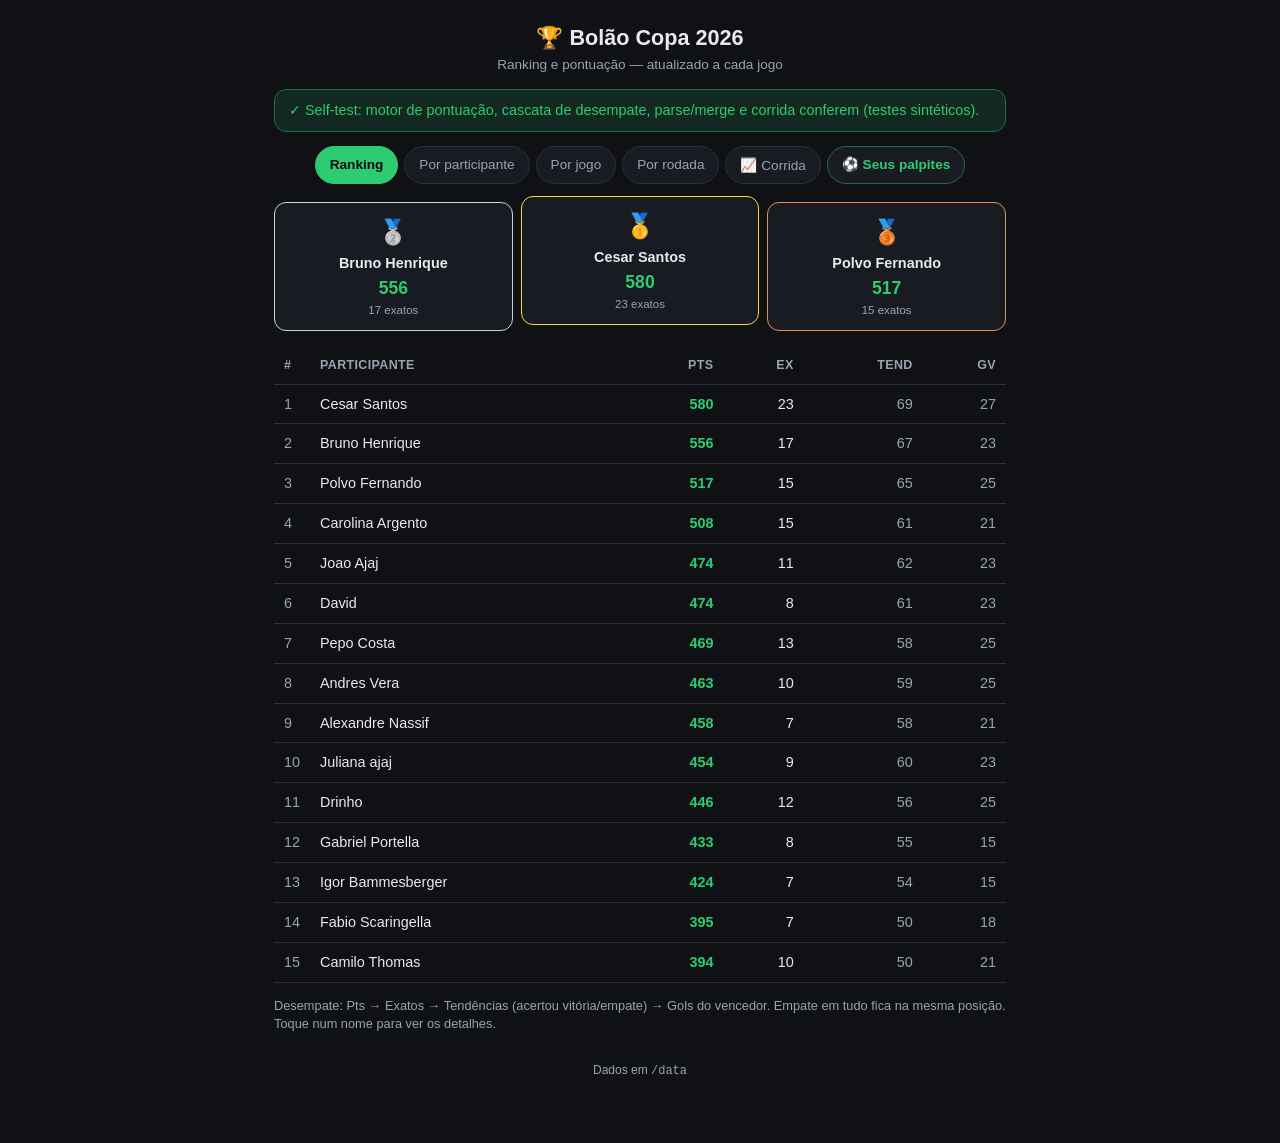
<file: index.html>
<!DOCTYPE html>
<html lang="pt-BR">
<head>
  <meta charset="UTF-8" />
  <meta name="viewport" content="width=device-width, initial-scale=1" />
  <title>Bolão Copa 2026 — Ranking</title>
  <link rel="stylesheet" href="style.css" />
</head>
<body>
  <div class="wrap">
    <header class="app-head">
      <h1>🏆 Bolão Copa 2026</h1>
      <div class="sub">Ranking e pontuação — atualizado a cada jogo</div>
    </header>

    <div id="selftest"></div>
    <div id="conflicts"></div>

    <nav class="tabs" id="tabs">
      <button data-view="ranking" class="active">Ranking</button>
      <button data-view="participant">Por participante</button>
      <button data-view="game">Por jogo</button>
      <button data-view="round">Por rodada</button>
      <button data-view="race">📈 Corrida</button>
      <a class="tab-link" href="palpites.html">⚽ Seus palpites</a>
    </nav>

    <main id="app"><p class="center muted">Carregando…</p></main>

    <footer class="app-foot">
      Dados em <code>/data</code>
    </footer>
  </div>

  <script src="supabase-config.js"></script>
  <script src="engine.js"></script>
  <script src="app.js"></script>
</body>
</html>
</file>
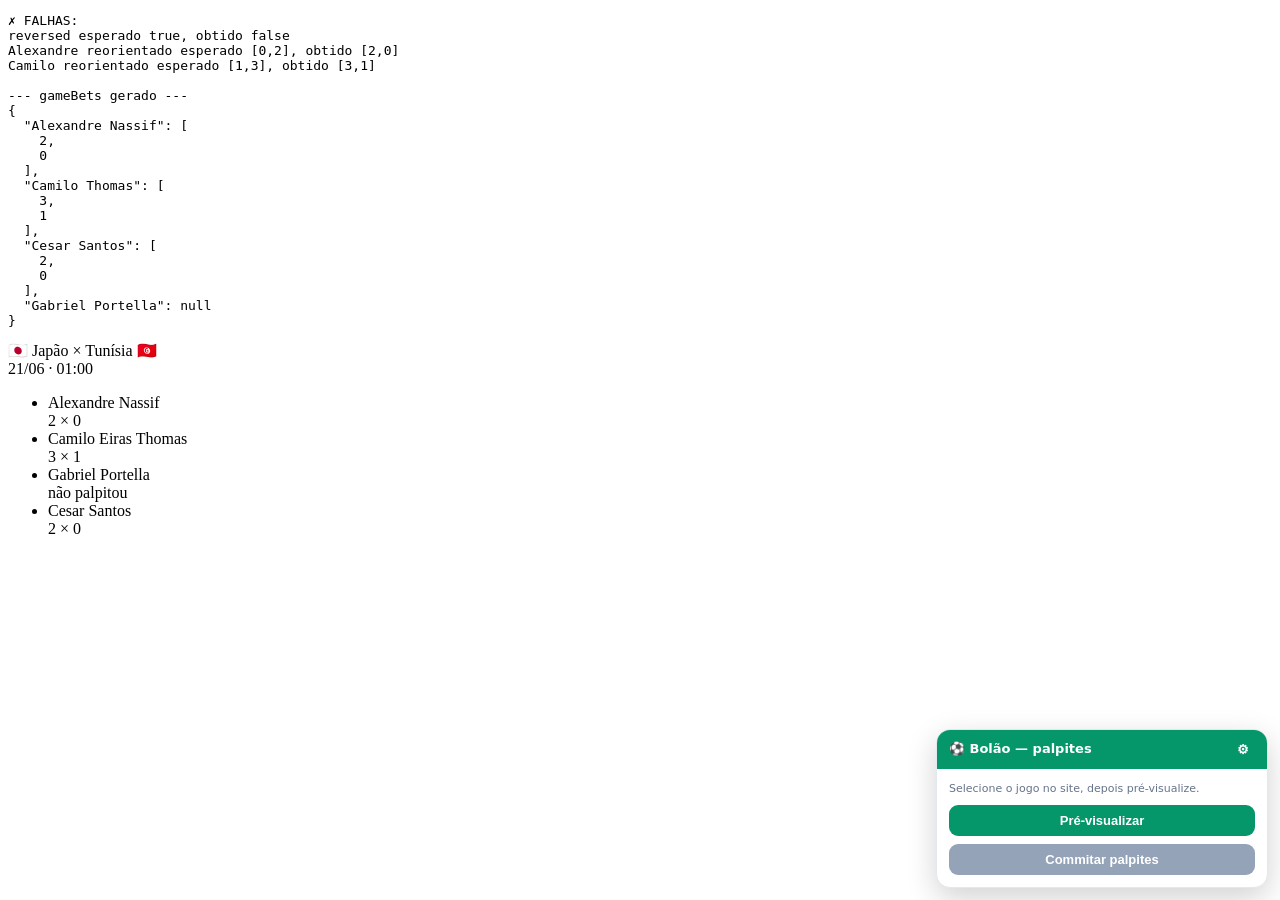
<file: tools/userscript/_selftest.html>
<!DOCTYPE html>
<!-- Dev-only: valida o extrator/casamento do userscript contra um trecho do HTML real.
     Servir o projeto e abrir /tools/userscript/_selftest.html. Não vai para produção. -->
<html lang="pt-BR">
<head><meta charset="utf-8"><title>Self-test userscript</title></head>
<body>
<pre id="log">rodando…</pre>

<!-- trecho representativo do HTML real da página de palpites (jogo Japão x Tunísia) -->
<div class="rounded-2xl">
  <div class="flex items-center justify-between gap-3 pb-3 mb-3 border-b border-slate-100">
    <div class="flex items-center gap-2 min-w-0">
      <span class="text-base flex-shrink-0">🇯🇵</span>
      <span class="font-semibold text-slate-900 truncate">Japão</span>
      <span class="text-slate-400 px-1">×</span>
      <span class="font-semibold text-slate-900 truncate">Tunísia</span>
      <span class="text-base flex-shrink-0">🇹🇳</span>
    </div>
    <div class="text-right flex-shrink-0"><div class="text-xs text-slate-500">21/06 · 01:00</div></div>
  </div>
  <ul class="divide-y divide-slate-100">
    <li class="flex items-center justify-between gap-3 py-2">
      <div class="flex items-center gap-2 min-w-0"><img class="w-7 h-7"><span class="text-sm text-slate-800 truncate">Alexandre Nassif</span></div>
      <div class="text-sm flex items-center gap-2 flex-shrink-0"><span class="font-semibold tabular-nums text-slate-900">2 × 0</span></div>
    </li>
    <li class="flex items-center justify-between gap-3 py-2">
      <div class="flex items-center gap-2 min-w-0"><img class="w-7 h-7"><span class="text-sm text-slate-800 truncate">Camilo Eiras Thomas</span></div>
      <div class="text-sm flex items-center gap-2 flex-shrink-0"><span class="font-semibold tabular-nums text-slate-900">3 × 1</span></div>
    </li>
    <li class="flex items-center justify-between gap-3 py-2">
      <div class="flex items-center gap-2 min-w-0"><img class="w-7 h-7"><span class="text-sm text-slate-800 truncate">Gabriel Portella</span></div>
      <div class="text-sm flex items-center gap-2 flex-shrink-0"><span class="text-xs text-slate-400 italic">não palpitou</span></div>
    </li>
    <li class="flex items-center justify-between gap-3 py-2">
      <div class="flex items-center gap-2 min-w-0"><img class="w-7 h-7"><span class="text-sm text-slate-800 truncate">Cesar Santos</span></div>
      <div class="text-sm flex items-center gap-2 flex-shrink-0"><span class="font-semibold tabular-nums text-slate-900">2 × 0</span></div>
    </li>
  </ul>
</div>

<!-- engine real, depois o userscript (que expõe window.__bolaoTest fora do site) -->
<script src="../../engine.js"></script>
<script src="bolao-palpites.user.js"></script>
<script>
(async () => {
  const log = (s) => document.getElementById('log').textContent = s;
  const fails = [];
  const eq = (a, b) => JSON.stringify(a) === JSON.stringify(b);
  const T = window.__bolaoTest;
  try {
    if (!T) throw new Error('window.__bolaoTest não exposto');
    const base = '../../data/';
    const [fixtures, aliases, bets] = await Promise.all(
      ['fixtures.json','aliases.json','bets.json'].map(f => fetch(base+f).then(r=>r.json())));

    const ex = T.extractPalpites();
    if (ex.home !== 'Japão') fails.push('home esperado Japão, obtido ' + ex.home);
    if (ex.away !== 'Tunísia') fails.push('away esperado Tunísia, obtido ' + ex.away);
    if (ex.dateDDMM !== '21/06') fails.push('data esperada 21/06, obtida ' + ex.dateDDMM);
    if (ex.entries.length !== 4) fails.push('esperado 4 entries, obtido ' + ex.entries.length);
    const gab = ex.entries.find(e => e.name === 'Gabriel Portella');
    if (!gab || gab.bet !== null) fails.push('Gabriel deveria ser null (não palpitou): ' + JSON.stringify(gab));

    const m = T.matchFixture(ex.home, ex.away, ex.dateDDMM, fixtures);
    if (!m || m.gid !== '36') fails.push('matchFixture esperado gid 36, obtido ' + JSON.stringify(m));
    if (!m || m.reversed !== true) fails.push('reversed esperado true, obtido ' + (m && m.reversed));

    const res = T.buildGameBets(ex, fixtures, aliases, bets);
    if (res.error) fails.push('buildGameBets erro: ' + res.error);
    else {
      if (res.gid !== '36') fails.push('res.gid esperado 36, obtido ' + res.gid);
      // reorientação: site Japão(2)×Tunísia(0) -> fixture Tunísia×Japão = [0,2]
      if (!eq(res.gameBets['Alexandre Nassif'], [0,2])) fails.push('Alexandre reorientado esperado [0,2], obtido ' + JSON.stringify(res.gameBets['Alexandre Nassif']));
      // alias: Camilo Eiras Thomas -> Camilo Thomas, site 3×1 -> [1,3]
      if (!('Camilo Thomas' in res.gameBets)) fails.push('alias Camilo Thomas ausente (chaves: ' + Object.keys(res.gameBets).join(',') + ')');
      else if (!eq(res.gameBets['Camilo Thomas'], [1,3])) fails.push('Camilo reorientado esperado [1,3], obtido ' + JSON.stringify(res.gameBets['Camilo Thomas']));
      if (res.gameBets['Gabriel Portella'] !== null) fails.push('Gabriel no gameBets deveria ser null');
    }

    log((fails.length ? '✗ FALHAS:\n' + fails.join('\n') : '✓ TODOS OS TESTES PASSARAM')
      + '\n\n--- gameBets gerado ---\n' + JSON.stringify(res && res.gameBets, null, 2));
    window.__testResult = { ok: fails.length === 0, fails, gameBets: res && res.gameBets, reversed: res && res.reversed, gid: res && res.gid };
  } catch (e) {
    log('✗ ERRO: ' + (e.message || e));
    window.__testResult = { ok: false, error: String(e.message || e) };
  }
})();
</script>
</body>
</html>
</file>
<file: style.css>
:root {
  --bg: #0f1115;
  --surface: #181b22;
  --surface-2: #20242e;
  --border: #2b3040;
  --text: #e8eaf0;
  --muted: #9aa3b2;
  --accent: #2ecc71;
  --accent-dim: #1f6f47;
  --gold: #ffd34d;
  --silver: #cdd3dd;
  --bronze: #e0915a;
  --bad: #ff6b6b;
  --warn: #ffb454;
  --radius: 12px;
  --shadow: 0 4px 16px rgba(0,0,0,.35);
}

* { box-sizing: border-box; }
html, body { margin: 0; padding: 0; }
body {
  background: var(--bg);
  color: var(--text);
  font-family: -apple-system, BlinkMacSystemFont, "Segoe UI", Roboto, Helvetica, Arial, sans-serif;
  line-height: 1.45;
  -webkit-font-smoothing: antialiased;
}

.wrap { max-width: 760px; margin: 0 auto; padding: 16px 14px 64px; }

header.app-head { text-align: center; margin-bottom: 14px; }
header.app-head h1 { font-size: 1.35rem; margin: 6px 0 2px; }
header.app-head .sub { color: var(--muted); font-size: .85rem; }

/* Banners */
.banner { border-radius: var(--radius); padding: 10px 14px; margin: 10px 0; font-size: .9rem; }
.banner.ok { background: rgba(46,204,113,.12); border: 1px solid var(--accent-dim); color: var(--accent); }
.banner.fail { background: rgba(255,107,107,.12); border: 1px solid var(--bad); color: var(--bad); }
.banner.warn { background: rgba(255,180,84,.12); border: 1px solid var(--warn); color: var(--warn); }
.banner ul { margin: 6px 0 0; padding-left: 18px; }

/* Tabs / nav */
nav.tabs { display: flex; gap: 6px; flex-wrap: wrap; justify-content: center; margin: 14px 0 18px; }
nav.tabs button {
  background: var(--surface); color: var(--muted); border: 1px solid var(--border);
  padding: 8px 14px; border-radius: 999px; font-size: .85rem; cursor: pointer; transition: .15s;
}
nav.tabs button:hover { color: var(--text); }
nav.tabs button.active { background: var(--accent); color: #0a0d10; border-color: var(--accent); font-weight: 600; }
/* Aba-link (vai para palpites.html): destaque verde p/ sinalizar a ação */
nav.tabs a.tab-link {
  background: var(--surface); color: var(--accent); border: 1px solid var(--accent-dim);
  padding: 8px 14px; border-radius: 999px; font-size: .85rem; cursor: pointer;
  transition: .15s; text-decoration: none; display: inline-block; font-weight: 600;
}
nav.tabs a.tab-link:hover { background: var(--accent); color: #0a0d10; border-color: var(--accent); }

.controls { margin: 0 0 14px; }
select, input[type=text], textarea {
  background: var(--surface-2); color: var(--text); border: 1px solid var(--border);
  border-radius: 8px; padding: 9px 11px; font-size: .92rem; width: 100%; font-family: inherit;
}
label.field { display: block; font-size: .8rem; color: var(--muted); margin: 0 0 5px; }

/* Inputs de placar: sem as setinhas do number */
input.score-input { -moz-appearance: textfield; appearance: textfield; }
input.score-input::-webkit-outer-spin-button,
input.score-input::-webkit-inner-spin-button { -webkit-appearance: none; margin: 0; }

/* Podium */
.podium { display: grid; grid-template-columns: repeat(3, 1fr); gap: 8px; align-items: end; margin-bottom: 16px; }
.podium .slot { background: var(--surface); border: 1px solid var(--border); border-radius: var(--radius); padding: 12px 8px; text-align: center; }
.podium .slot .medal { font-size: 1.5rem; }
.podium .slot .pname { font-weight: 600; font-size: .9rem; margin: 4px 0 2px; word-break: break-word; }
.podium .slot .ppts { color: var(--accent); font-weight: 700; font-size: 1.1rem; }
.podium .slot .pex { color: var(--muted); font-size: .72rem; }
.podium .slot.p1 { border-color: var(--gold); transform: translateY(-6px); }
.podium .slot.p2 { border-color: var(--silver); }
.podium .slot.p3 { border-color: var(--bronze); }

/* Tables */
table { width: 100%; border-collapse: collapse; font-size: .9rem; }
th, td { padding: 9px 10px; text-align: left; border-bottom: 1px solid var(--border); }
th { color: var(--muted); font-weight: 600; font-size: .78rem; text-transform: uppercase; letter-spacing: .03em; }
td.num, th.num { text-align: right; font-variant-numeric: tabular-nums; }
tr.clickable { cursor: pointer; }
tr.clickable:hover td { background: var(--surface-2); }
.rank-pos { color: var(--muted); width: 28px; }
.pts-strong { color: var(--accent); font-weight: 700; }

.card { background: var(--surface); border: 1px solid var(--border); border-radius: var(--radius); padding: 14px; margin-bottom: 12px; box-shadow: var(--shadow); }
.card h3 { margin: 0 0 4px; font-size: 1rem; }
.card .meta { color: var(--muted); font-size: .8rem; margin-bottom: 8px; }

.pill { display: inline-block; padding: 1px 8px; border-radius: 999px; font-size: .72rem; border: 1px solid var(--border); color: var(--muted); }
.pill.exact { background: rgba(255,211,77,.14); border-color: var(--gold); color: var(--gold); }
.pill.tend { background: rgba(46,204,113,.12); border-color: var(--accent-dim); color: var(--accent); }
.pill.gv { background: rgba(120,170,255,.12); border-color: #4a6bbf; color: #8fb0ff; }
.pill.classif { background: rgba(186,120,255,.14); border-color: #7d4ab0; color: #c79bff; }
.pill.pending { background: var(--surface-2); }
.pill.zero { opacity: .6; }
/* Ao vivo (placar parcial / ranking provisório) */
.pill.live { background: rgba(255,107,107,.16); border-color: var(--bad); color: var(--bad); font-weight: 600; animation: livepulse 1.6s ease-in-out infinite; }
.pill.live.mini { margin-left: 6px; font-size: .62rem; padding: 0 6px; text-transform: lowercase; }
.banner.live-banner { background: rgba(255,107,107,.10); border: 1px solid var(--bad); color: var(--bad); }
@keyframes livepulse { 0%,100% { opacity: 1; } 50% { opacity: .55; } }
/* Resultado mandante/empate/visitante (view "Por jogo") */
.out-home { color: var(--accent); }
.out-draw { color: var(--gold); }
.out-away { color: var(--bad); }
.pill.out-home { background: rgba(46,204,113,.14); border-color: var(--accent-dim); color: var(--accent); }
.pill.out-draw { background: rgba(255,211,77,.14); border-color: var(--gold); color: var(--gold); }
.pill.out-away { background: rgba(255,107,107,.14); border-color: var(--bad); color: var(--bad); }
.chips { display: inline-flex; flex-wrap: wrap; gap: 4px; margin-top: 4px; }
.chips:empty { display: none; }

.score-chip { font-variant-numeric: tabular-nums; font-weight: 600; }
.muted { color: var(--muted); }
.small { font-size: .8rem; }
.center { text-align: center; }
.mt { margin-top: 14px; }
.breakdown { color: var(--muted); font-size: .76rem; }

/* Distribuição de palpites do grupo (view "Por jogo") */
.block-head { display: flex; align-items: center; justify-content: space-between; margin-bottom: 10px; }
.block-head strong { font-size: .95rem; }
.distbar { display: flex; height: 8px; border-radius: 999px; overflow: hidden; background: var(--surface-2); }
.distbar > i { display: block; height: 100%; }
.fill-home { background: var(--accent); }
.fill-draw { background: var(--gold); }
.fill-away { background: var(--bad); }
.outcome-grid { display: grid; grid-template-columns: repeat(3, 1fr); gap: 8px; margin-top: 12px; text-align: center; align-items: start; }
.outcome-grid img { margin: 0 auto; }
.outcome-grid .ocount { font-size: 1.3rem; font-weight: 700; margin-top: 4px; }
.outcome-grid .olabel { font-size: .68rem; color: var(--muted); text-transform: uppercase; letter-spacing: .03em; }
.outcome-grid .opct { display: inline-block; margin-top: 4px; padding: 1px 8px; border-radius: 999px; font-size: .8rem; font-weight: 600; border: 1px solid var(--border); }
.scorerow { display: flex; align-items: center; gap: 8px; margin: 7px 0; }
.scorerow .track { flex: 1; height: 8px; border-radius: 999px; background: var(--surface-2); overflow: hidden; }
.scorerow .track > i { display: block; height: 100%; }
.scorerow .spct { min-width: 34px; text-align: right; font-size: .8rem; color: var(--muted); font-variant-numeric: tabular-nums; }
.scorerow .scount { min-width: 20px; text-align: right; color: var(--muted); font-variant-numeric: tabular-nums; }

a.backlink { color: var(--accent); cursor: pointer; font-size: .85rem; display: inline-block; margin-bottom: 10px; }

footer.app-foot { text-align: center; color: var(--muted); font-size: .75rem; margin-top: 28px; }
footer.app-foot a { color: var(--muted); }

/* Admin */
.admin-row { display: flex; gap: 8px; flex-wrap: wrap; }
button.btn {
  background: var(--accent); color: #0a0d10; border: none; border-radius: 8px;
  padding: 10px 16px; font-size: .9rem; font-weight: 600; cursor: pointer;
}
button.btn.secondary { background: var(--surface-2); color: var(--text); border: 1px solid var(--border); }
button.btn.secondary.active { border-color: var(--accent); color: var(--accent); background: rgba(46,204,113,.12); }
textarea.code { font-family: ui-monospace, "Cascadia Code", Consolas, monospace; min-height: 220px; white-space: pre; }
.spacer { height: 10px; }

/* ---------------- View: Corrida (gráfico de linhas animado) ---------------- */
.view-title { font-size: 1.05rem; margin: 2px 0 12px; }

.race-svg {
  width: 100%; height: auto; display: block;
  background: var(--surface); border: 1px solid var(--border);
  border-radius: var(--radius); overflow: visible;
}
.race-grid { stroke: var(--border); stroke-width: 1; opacity: .5; vector-effect: non-scaling-stroke; }
.race-axis-line { stroke: var(--border); stroke-width: 1.5; vector-effect: non-scaling-stroke; }
.race-axis { fill: var(--muted); font-size: 15px; font-variant-numeric: tabular-nums; }
.race-cursor { stroke: var(--muted); stroke-width: 1; stroke-dasharray: 4 4; opacity: .55; vector-effect: non-scaling-stroke; }

.race-line {
  stroke-width: 2; opacity: .9; stroke-linejoin: round; stroke-linecap: round;
  vector-effect: non-scaling-stroke; transition: opacity .15s;
}
/* destaque: ao focar um participante, esmaece os demais */
.race-svg.has-focus .race-line { opacity: .1; }
.race-svg.has-focus .race-line.focused { opacity: 1; stroke-width: 3.5; }
.race-focus-label { font-size: 16px; font-weight: 700; paint-order: stroke; stroke: var(--bg); stroke-width: 3px; }

.race-controls { display: flex; align-items: center; gap: 12px; margin: 12px 0 6px; flex-wrap: wrap; }
.race-play {
  background: var(--accent); color: #0a0d10; border: none; border-radius: 999px;
  padding: 7px 16px; font-size: .85rem; font-weight: 600; cursor: pointer; flex: none;
}
.race-play:hover { filter: brightness(1.08); }
.race-slider { flex: 1; min-width: 160px; accent-color: var(--accent); cursor: pointer; }
.race-step { flex: none; font-variant-numeric: tabular-nums; }

.race-legend { display: flex; flex-wrap: wrap; gap: 6px; margin-top: 10px; }
.race-chip {
  display: inline-flex; align-items: center; gap: 6px; cursor: default;
  background: var(--surface-2); border: 1px solid var(--border);
  border-radius: 999px; padding: 3px 10px; font-size: .78rem; color: var(--muted);
  transition: .15s;
}
.race-chip:hover, .race-chip.on { color: var(--text); border-color: var(--muted); }
.race-dot { width: 10px; height: 10px; border-radius: 50%; flex: none; }
</file>
